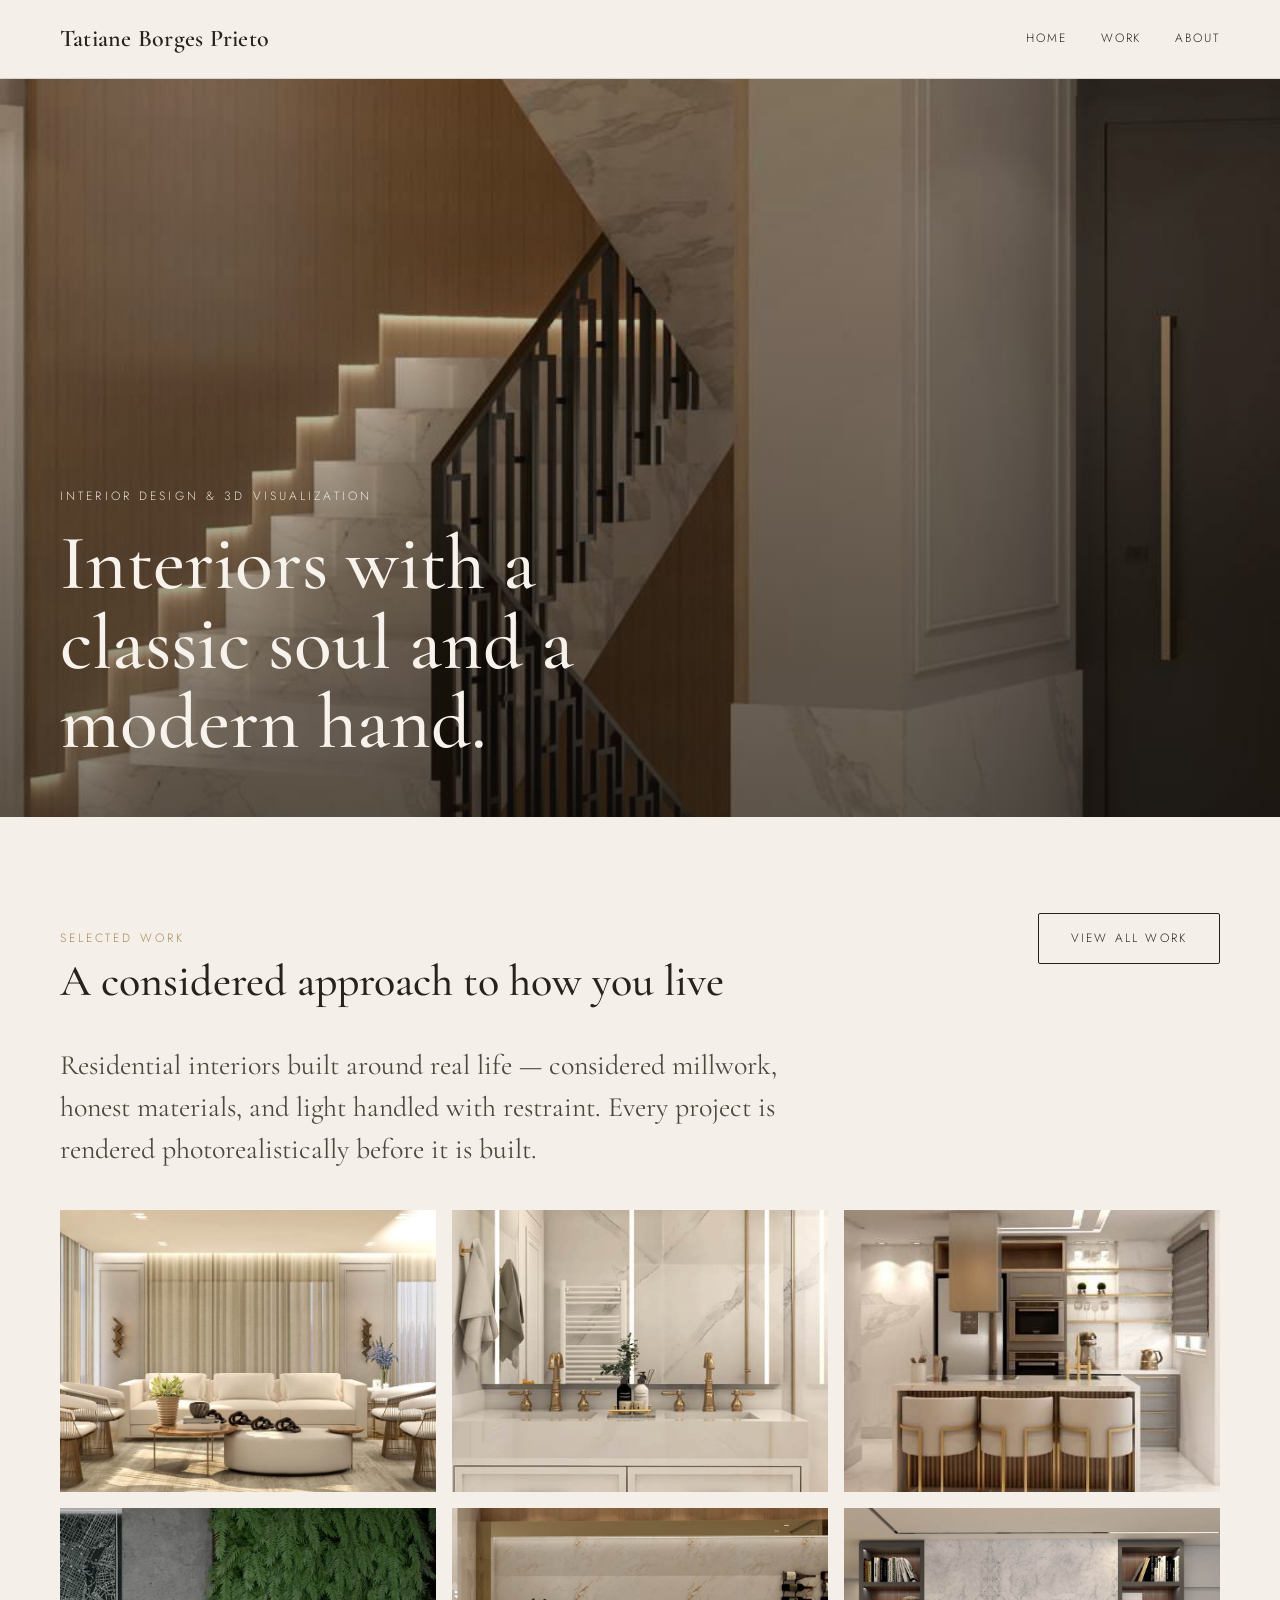
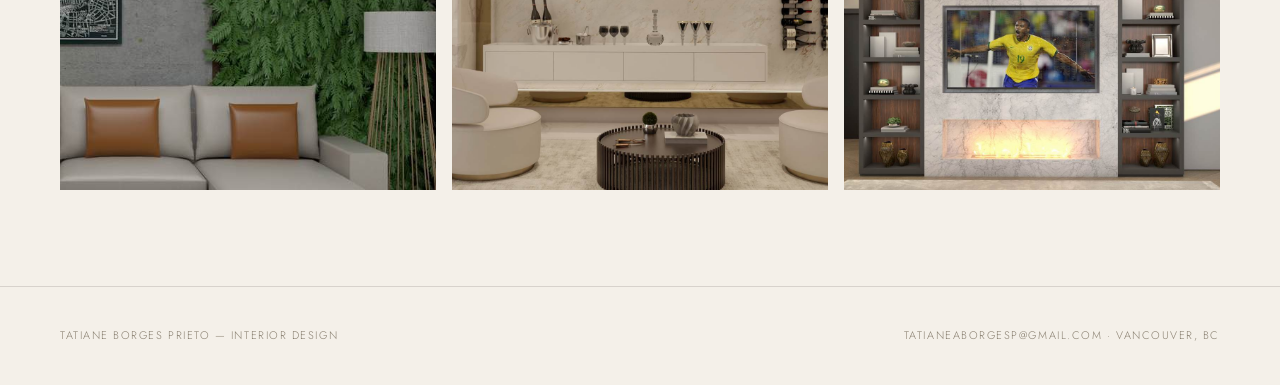
<file: index.html>
<!DOCTYPE html>
<html lang="en">
<head>
<meta charset="utf-8">
<meta name="viewport" content="width=device-width, initial-scale=1">
<title>Tatiane Borges Prieto — Interior Design</title>
<meta name="description" content="Tatiane Borges Prieto — interior designer & 3D visualizer. Residential interiors that balance classic architecture with a contemporary sensibility. Based in Vancouver, BC.">
<link rel="preconnect" href="https://fonts.googleapis.com">
<link rel="preconnect" href="https://fonts.gstatic.com" crossorigin>
<link href="https://fonts.googleapis.com/css2?family=Cormorant+Garamond:wght@400;500;600&family=Jost:wght@300;400;500&display=swap" rel="stylesheet">
<link rel="stylesheet" href="styles.css">
</head>
<body>
<header class="site-head">
  <div class="wrap">
    <a class="brand" href="index.html">Tatiane Borges Prieto</a>
    <button class="menu-btn" aria-label="Menu" onclick="document.getElementById('nav').classList.toggle('open')">☰</button>
    <nav class="nav" id="nav">
      <a class="active" href="index.html">Home</a>
      <a href="work.html">Work</a>
      <a href="about.html">About</a>
    </nav>
  </div>
</header>

<section class="hero" style="padding:0">
  <img src="images/hero-entry.jpg" alt="Marble staircase entry with walnut and brass detailing">
  <div class="scrim"></div>
  <div class="inner">
    <div class="eyebrow">Interior Design &amp; 3D Visualization</div>
    <h1>Interiors with a classic soul and a modern hand.</h1>
  </div>
</section>

<section>
  <div class="wrap">
    <div class="sec-head">
      <div>
        <div class="label">Selected Work</div>
        <h2>A considered approach to how you live</h2>
      </div>
      <a class="btn ghost" href="work.html">View all work</a>
    </div>
    <p class="lead" style="margin-bottom:40px">Residential interiors built around real life — considered millwork, honest materials, and light handled with restraint. Every project is rendered photorealistically before it is built.</p>
    <div class="grid g3">
      <a class="tile ratio" href="work.html#living"><img src="images/living-01.jpg" alt="Living room"></a>
      <a class="tile ratio" href="work.html#bathrooms"><img src="images/bath-01.jpg" alt="Marble bathroom"></a>
      <a class="tile ratio" href="work.html#kitchens"><img src="images/kitchen-01.jpg" alt="Kitchen"></a>
      <a class="tile ratio" href="work.html#living"><img src="images/living-03.jpg" alt="Living room with feature wall"></a>
      <a class="tile ratio" href="work.html#kitchens"><img src="images/kitchen-02.jpg" alt="Bar and lounge"></a>
      <a class="tile ratio" href="work.html#living"><img src="images/living-06.jpg" alt="Media wall with fireplace"></a>
    </div>
  </div>
</section>

<footer class="site-foot">
  <div class="wrap">
    <span>Tatiane Borges Prieto — Interior Design</span>
    <span>tatianeaborgesp@gmail.com · Vancouver, BC</span>
  </div>
</footer>
</body>
</html>
</file>
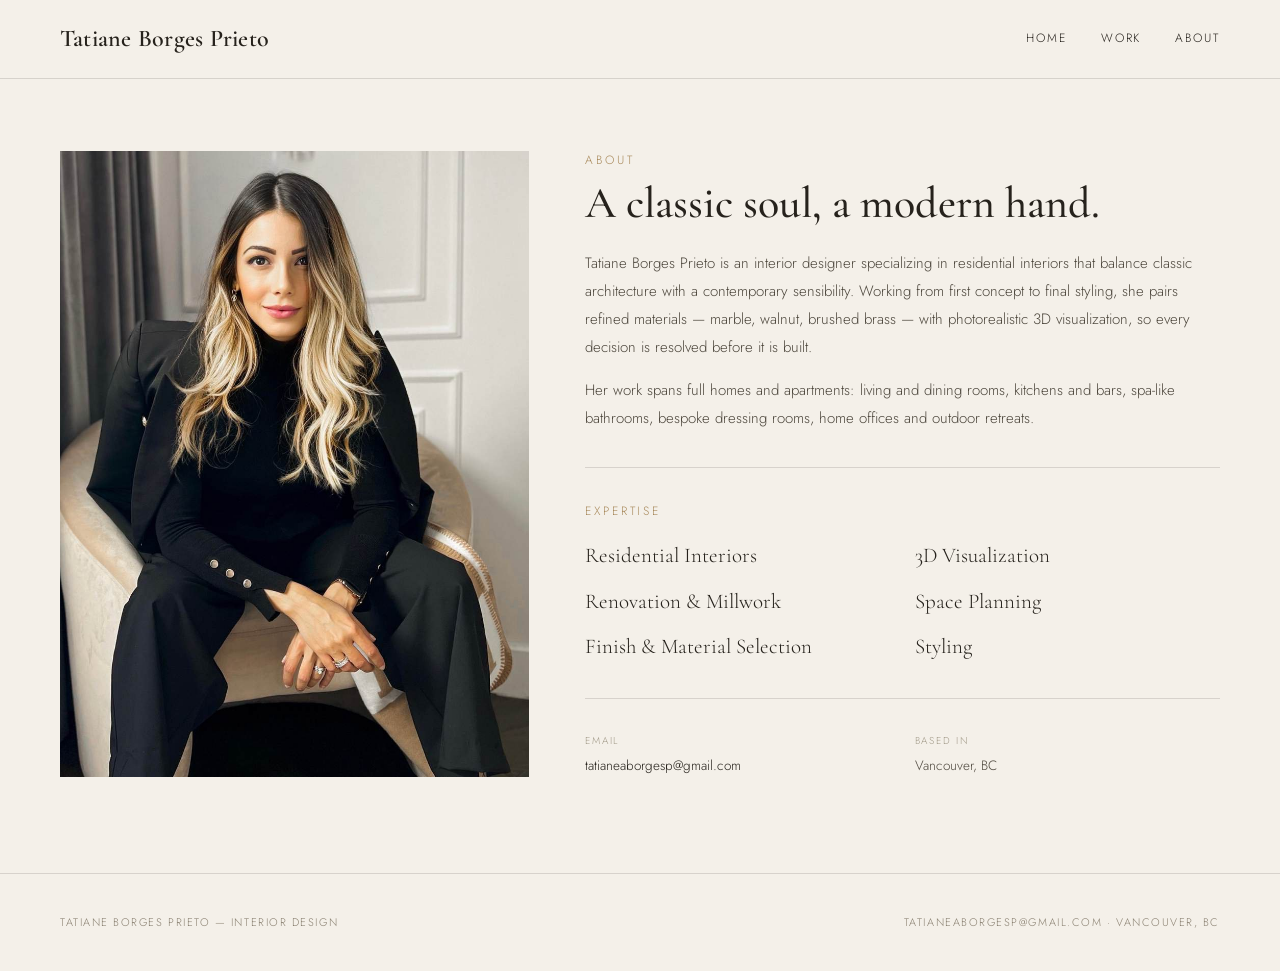
<file: about.html>
<!DOCTYPE html>
<html lang="en">
<head>
<meta charset="utf-8">
<meta name="viewport" content="width=device-width, initial-scale=1">
<title>About — Tatiane Borges Prieto</title>
<meta name="description" content="About Tatiane Borges Prieto — interior designer & 3D visualizer based in Vancouver, BC.">
<link rel="preconnect" href="https://fonts.googleapis.com">
<link rel="preconnect" href="https://fonts.gstatic.com" crossorigin>
<link href="https://fonts.googleapis.com/css2?family=Cormorant+Garamond:wght@400;500;600&family=Jost:wght@300;400;500&display=swap" rel="stylesheet">
<link rel="stylesheet" href="styles.css">
</head>
<body>
<header class="site-head">
  <div class="wrap">
    <a class="brand" href="index.html">Tatiane Borges Prieto</a>
    <button class="menu-btn" aria-label="Menu" onclick="document.getElementById('nav').classList.toggle('open')">☰</button>
    <nav class="nav" id="nav">
      <a href="index.html">Home</a>
      <a href="work.html">Work</a>
      <a class="active" href="about.html">About</a>
    </nav>
  </div>
</header>

<section style="padding-top:72px">
  <div class="wrap">
    <div class="about-grid">
      <div class="portrait"><img src="images/headshot.jpg" alt="Tatiane Borges Prieto"></div>
      <div class="about-body">
        <div class="label">About</div>
        <h2 style="margin-bottom:24px">A classic soul, a modern hand.</h2>
        <p>Tatiane Borges Prieto is an interior designer specializing in residential interiors that balance classic architecture with a contemporary sensibility. Working from first concept to final styling, she pairs refined materials — marble, walnut, brushed brass — with photorealistic 3D visualization, so every decision is resolved before it is built.</p>
        <p>Her work spans full homes and apartments: living and dining rooms, kitchens and bars, spa-like bathrooms, bespoke dressing rooms, home offices and outdoor retreats.</p>

        <div class="rule"></div>
        <div class="label" style="margin-bottom:18px">Expertise</div>
        <div class="exp">
          <div>Residential Interiors</div><div>3D Visualization</div>
          <div>Renovation &amp; Millwork</div><div>Space Planning</div>
          <div>Finish &amp; Material Selection</div><div>Styling</div>
        </div>

        <div class="rule"></div>
        <div class="meta-grid">
          <div><div class="k">Email</div><a href="mailto:tatianeaborgesp@gmail.com">tatianeaborgesp@gmail.com</a></div>
          <div><div class="k">Based in</div>Vancouver, BC</div>
        </div>
      </div>
    </div>
  </div>
</section>

<footer class="site-foot">
  <div class="wrap">
    <span>Tatiane Borges Prieto — Interior Design</span>
    <span>tatianeaborgesp@gmail.com · Vancouver, BC</span>
  </div>
</footer>
</body>
</html>
</file>
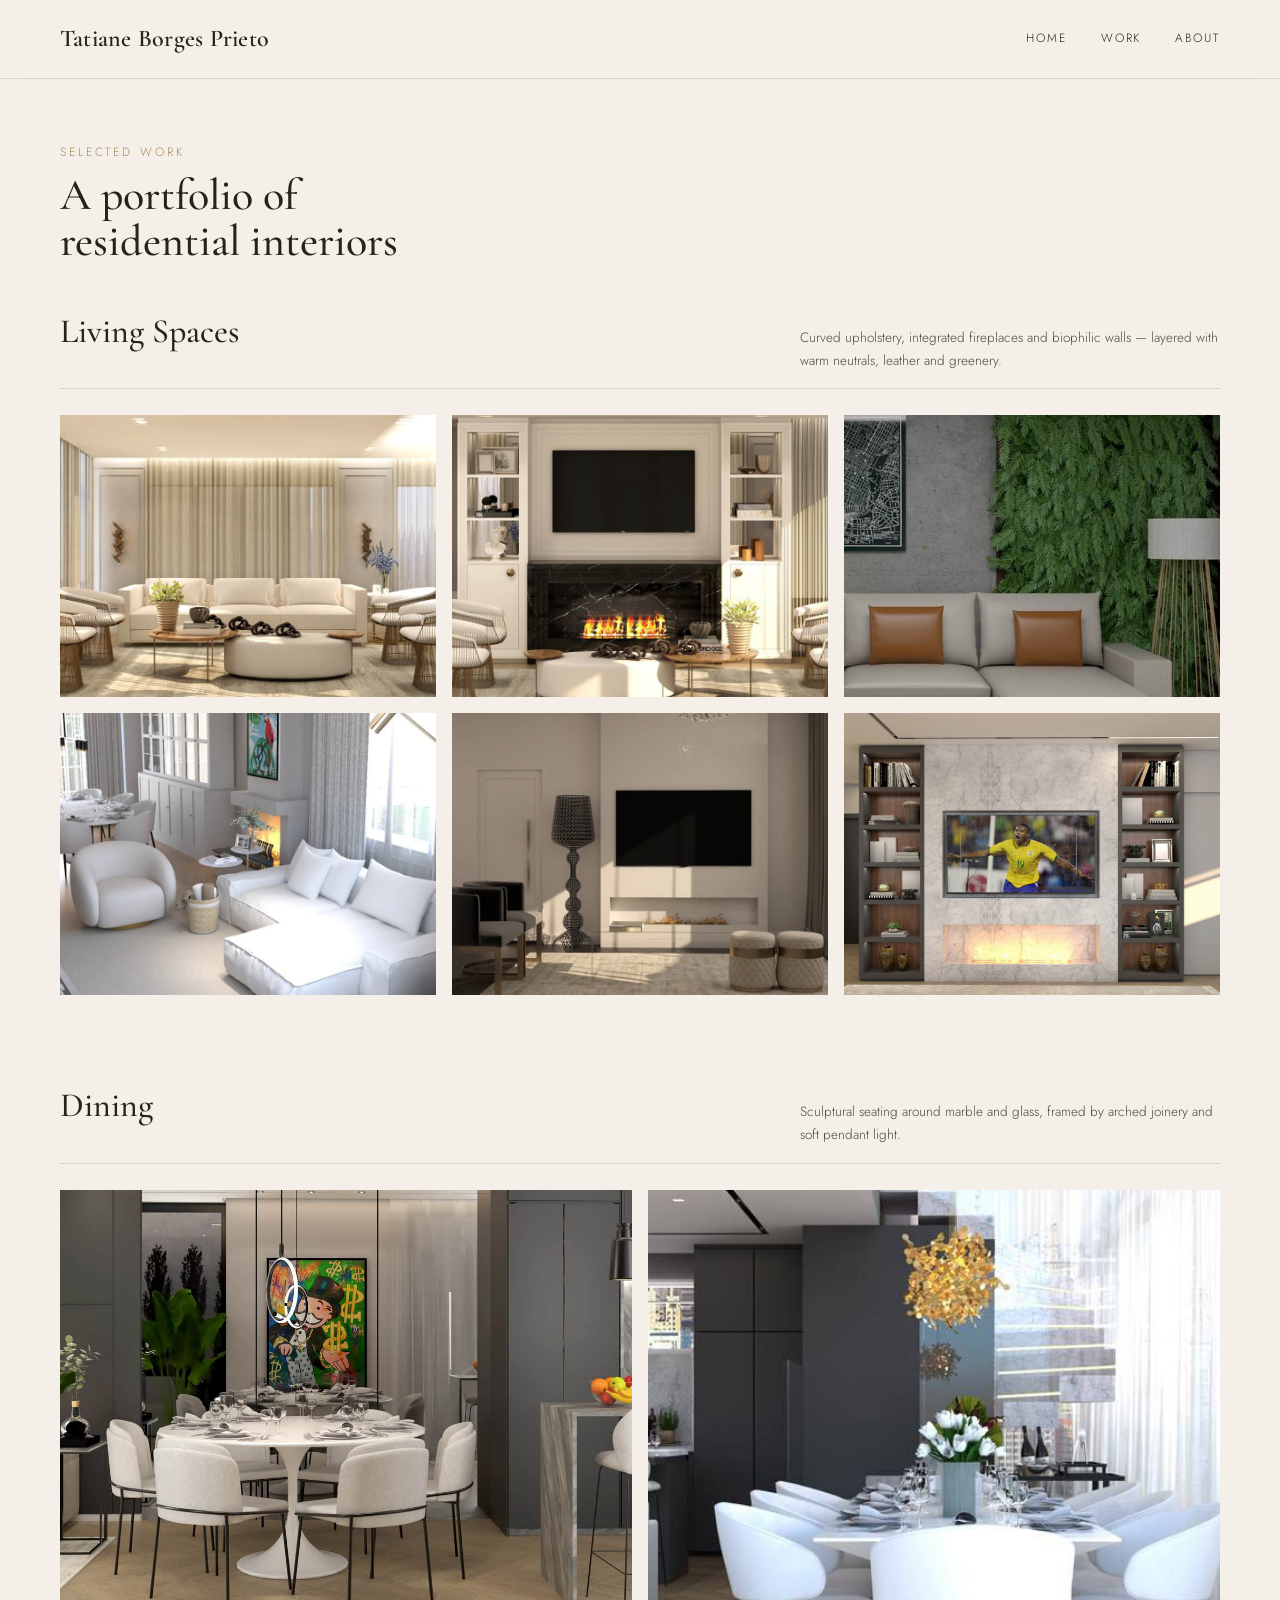
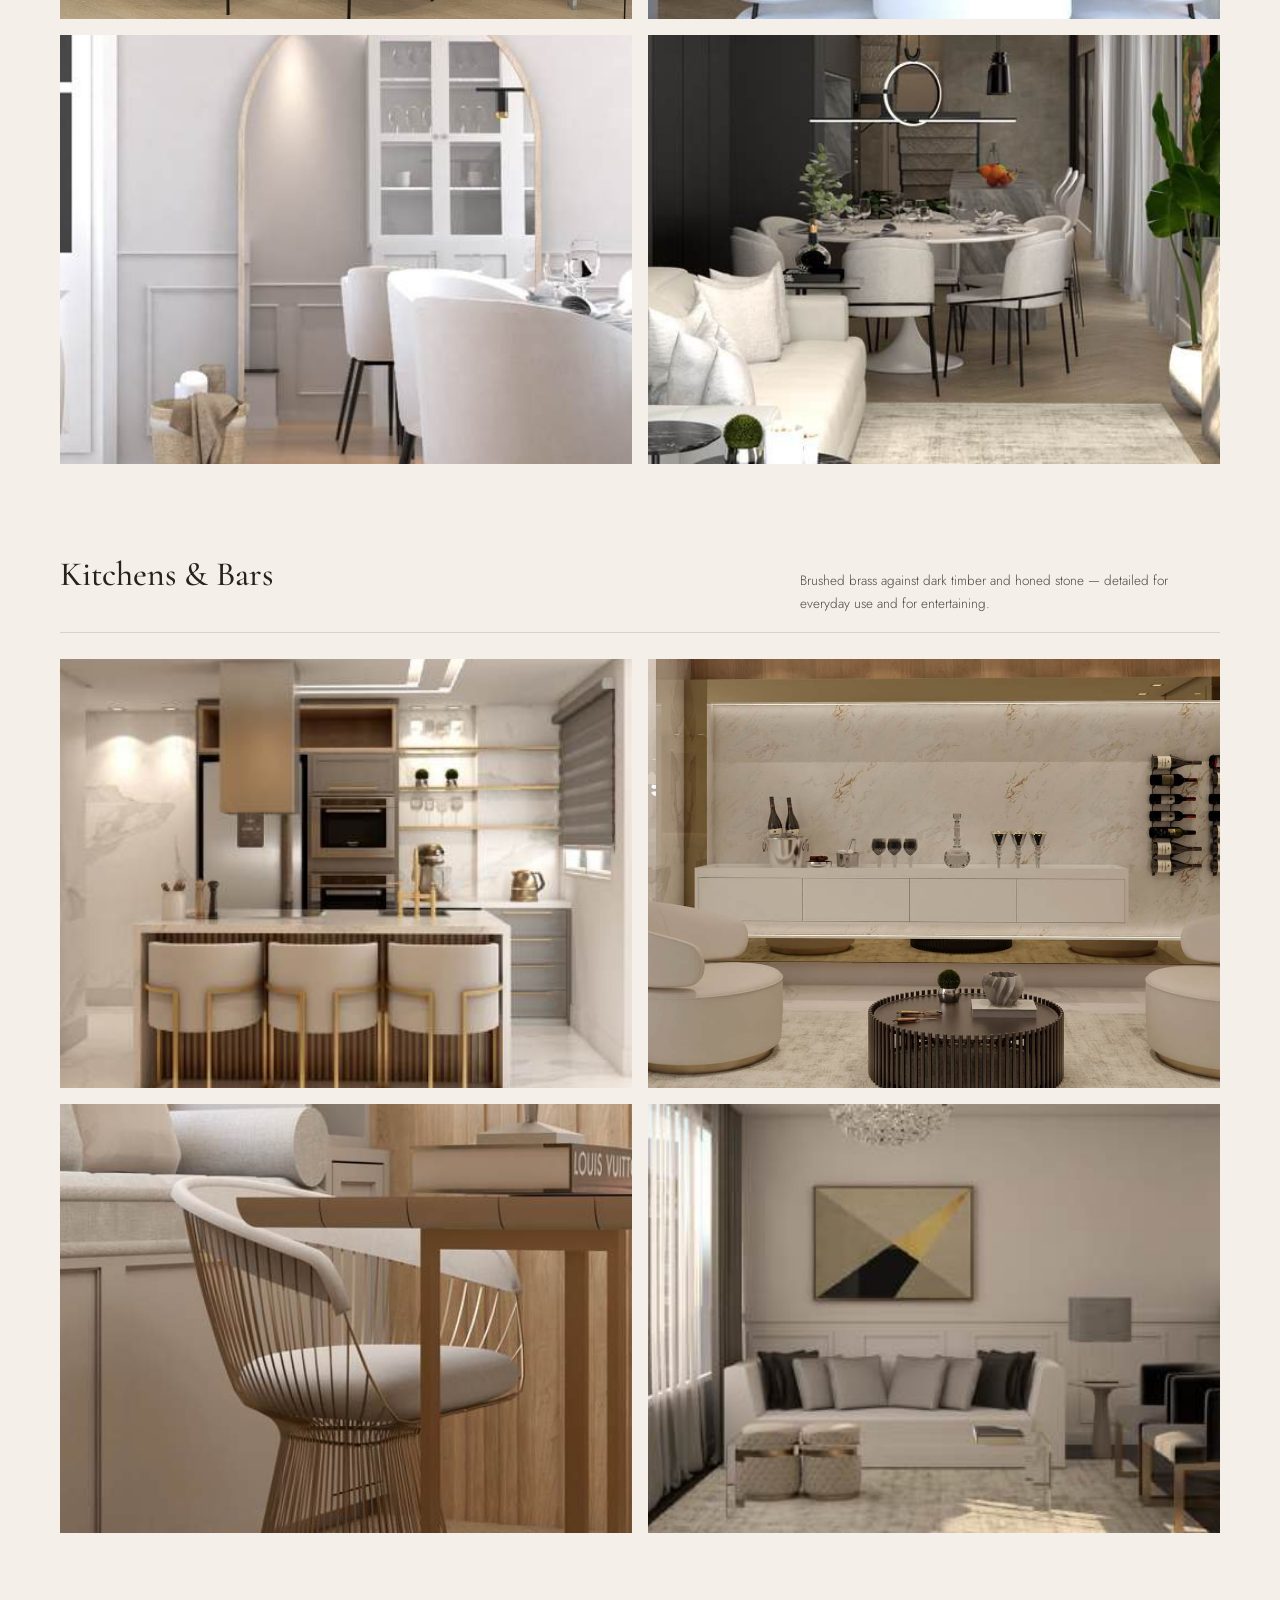
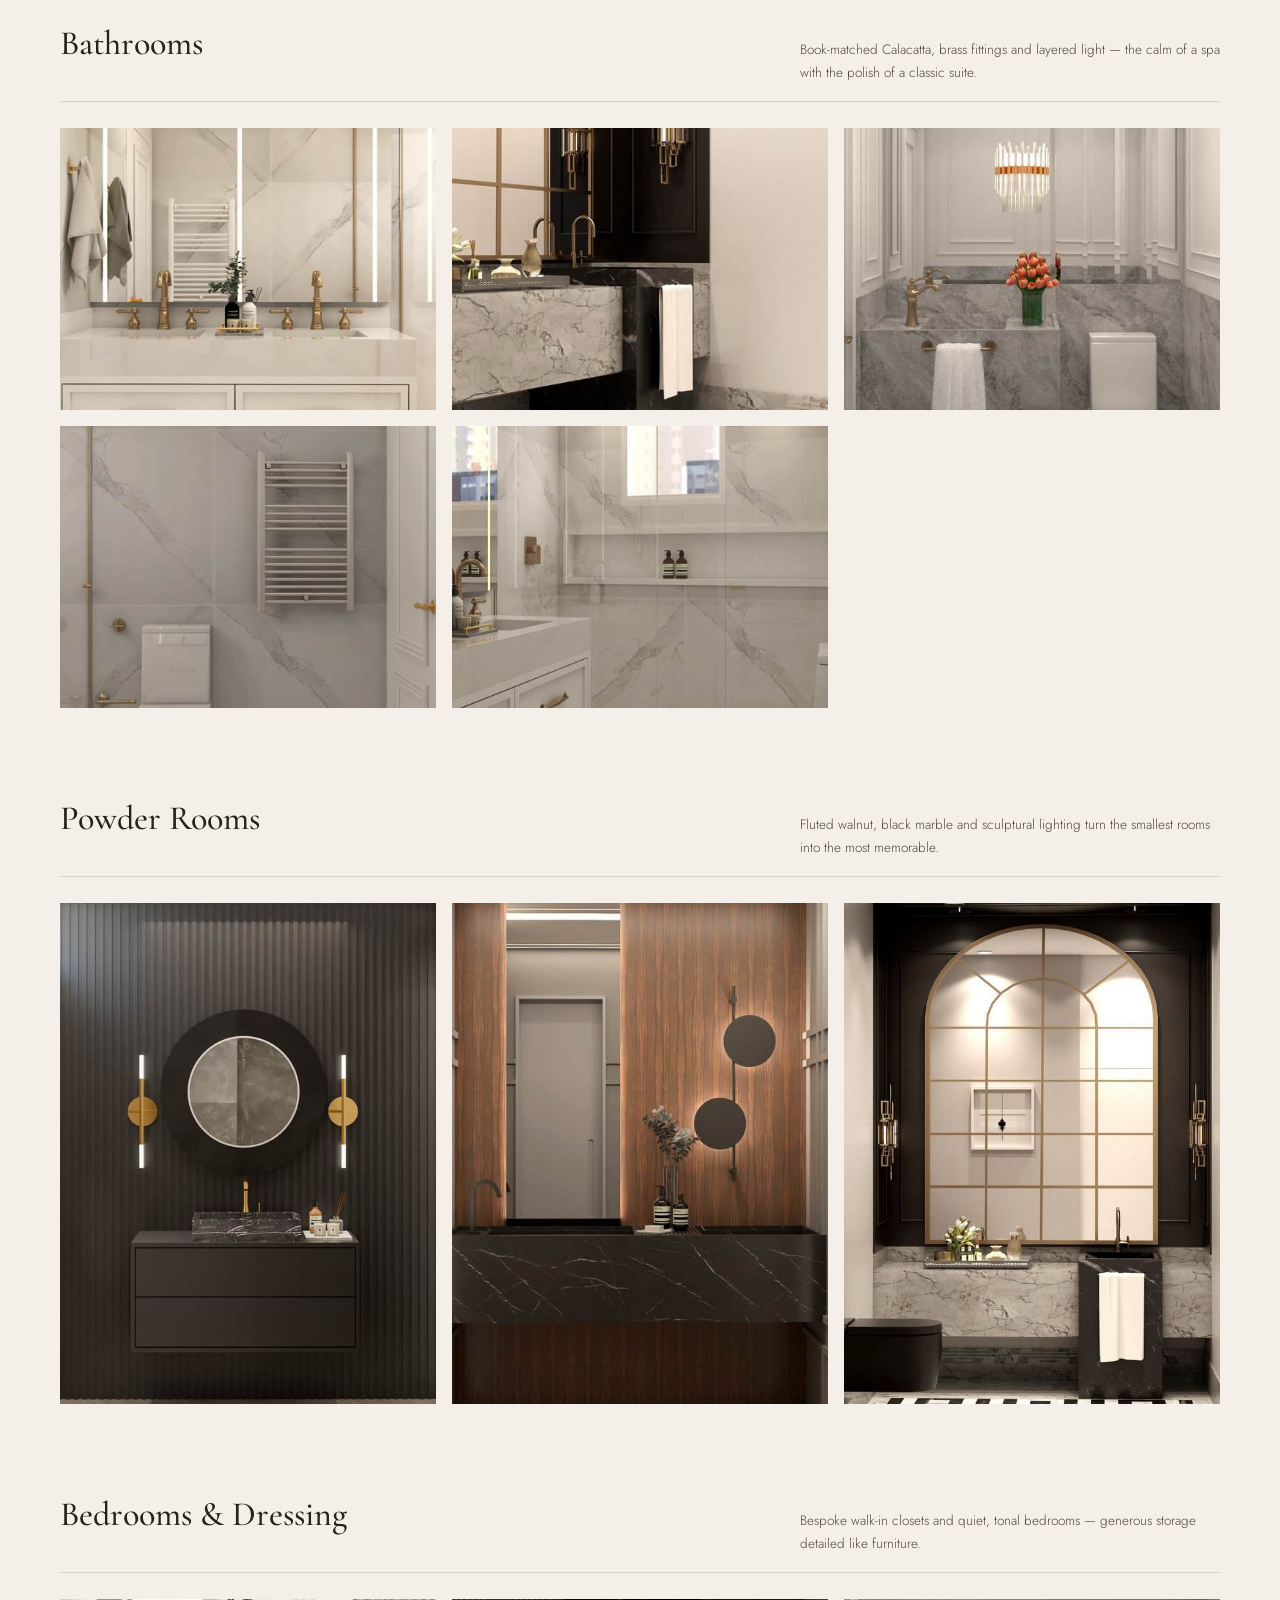
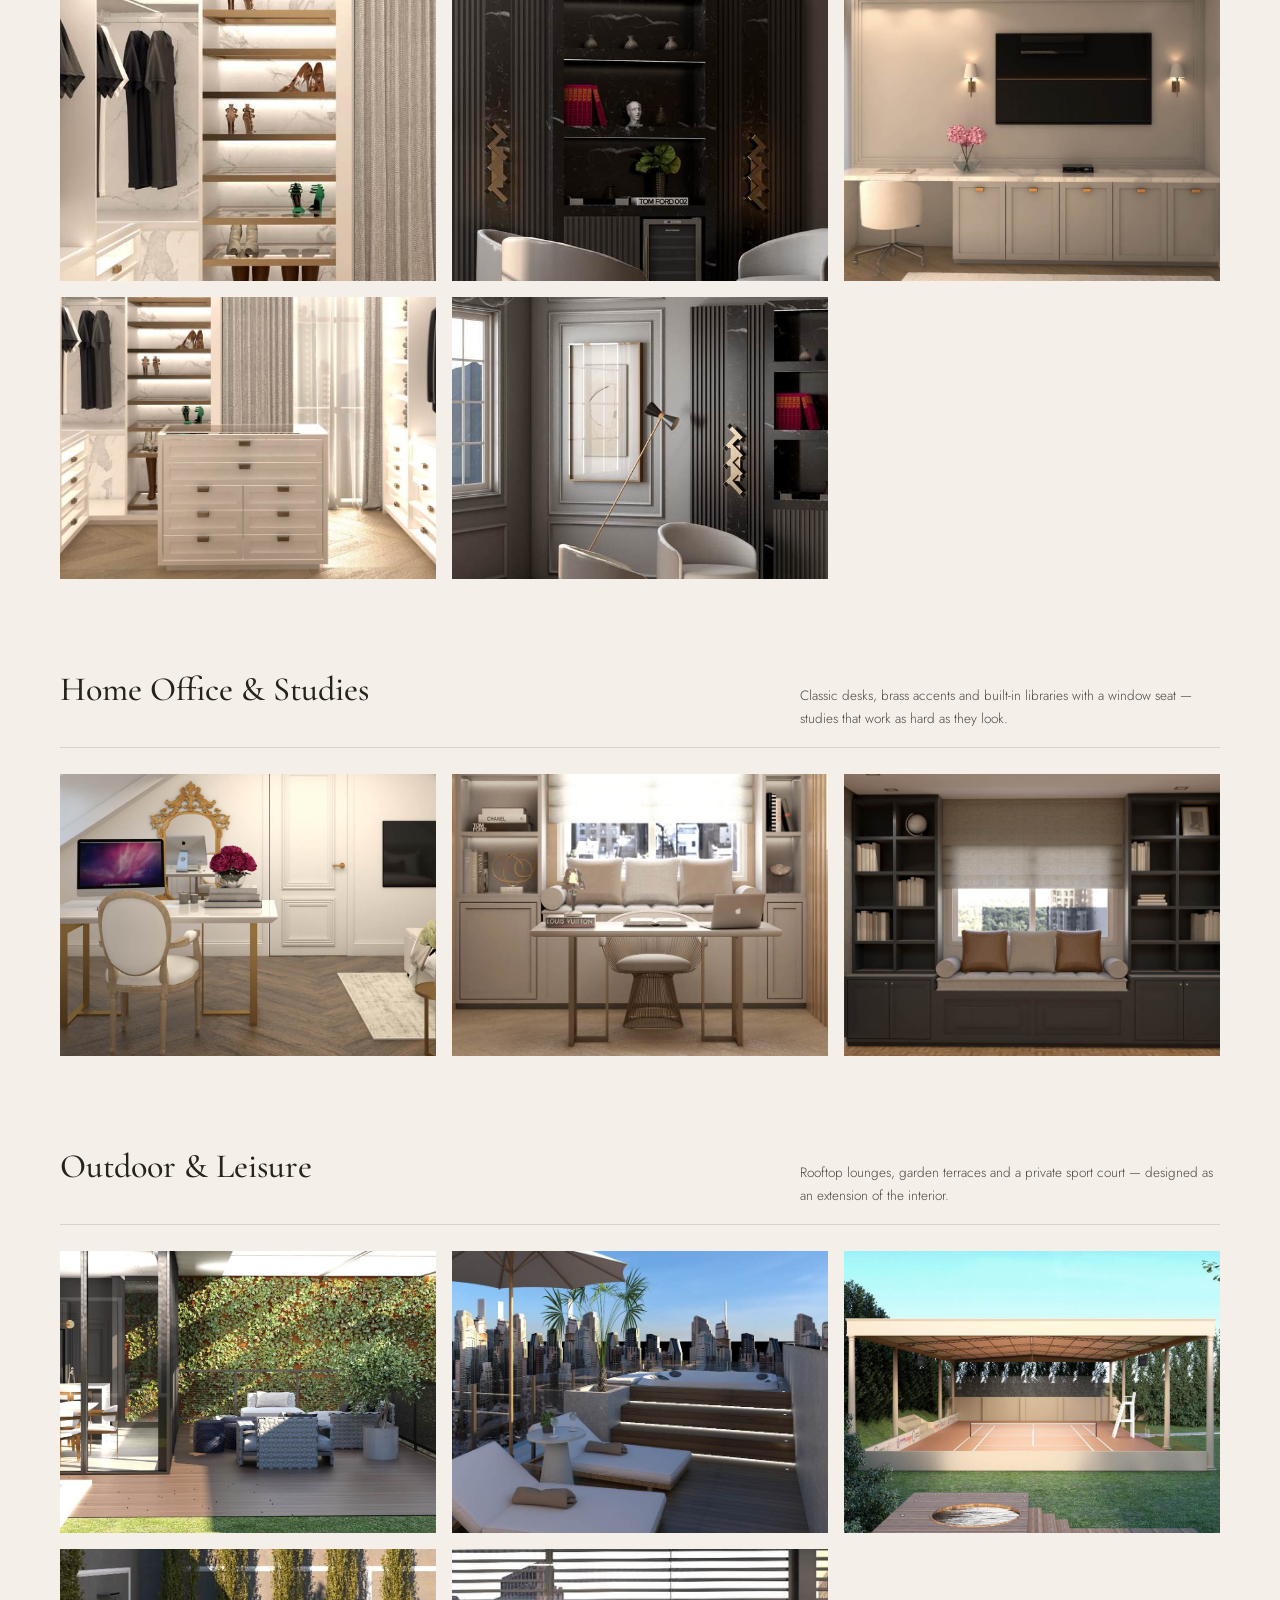
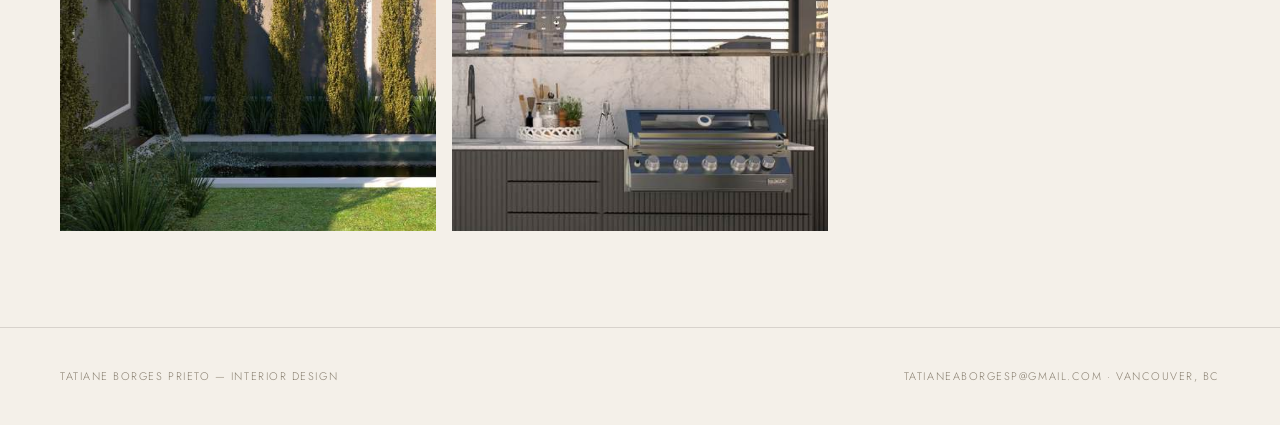
<file: work.html>
<!DOCTYPE html>
<html lang="en">
<head>
<meta charset="utf-8">
<meta name="viewport" content="width=device-width, initial-scale=1">
<title>Work — Tatiane Borges Prieto</title>
<meta name="description" content="Selected interior design projects by Tatiane Borges Prieto: living spaces, dining, kitchens, bathrooms, bedrooms, home offices and outdoor.">
<link rel="preconnect" href="https://fonts.googleapis.com">
<link rel="preconnect" href="https://fonts.gstatic.com" crossorigin>
<link href="https://fonts.googleapis.com/css2?family=Cormorant+Garamond:wght@400;500;600&family=Jost:wght@300;400;500&display=swap" rel="stylesheet">
<link rel="stylesheet" href="styles.css">
</head>
<body>
<header class="site-head">
  <div class="wrap">
    <a class="brand" href="index.html">Tatiane Borges Prieto</a>
    <button class="menu-btn" aria-label="Menu" onclick="document.getElementById('nav').classList.toggle('open')">☰</button>
    <nav class="nav" id="nav">
      <a href="index.html">Home</a>
      <a class="active" href="work.html">Work</a>
      <a href="about.html">About</a>
    </nav>
  </div>
</header>

<section style="padding-top:64px;padding-bottom:20px">
  <div class="wrap">
    <div class="label">Selected Work</div>
    <h2 style="max-width:18ch">A portfolio of residential interiors</h2>
  </div>
</section>

<section style="padding-top:20px">
  <div class="wrap">

    <div class="group" id="living">
      <div class="group-head"><h3>Living Spaces</h3><p>Curved upholstery, integrated fireplaces and biophilic walls — layered with warm neutrals, leather and greenery.</p></div>
      <div class="grid g3">
        <div class="tile ratio"><img src="images/living-01.jpg" alt="Living room"></div>
        <div class="tile ratio"><img src="images/living-02.jpg" alt="Living room with fireplace"></div>
        <div class="tile ratio"><img src="images/living-03.jpg" alt="Living room with fern wall"></div>
        <div class="tile ratio"><img src="images/living-04.jpg" alt="White living room"></div>
        <div class="tile ratio"><img src="images/living-05.jpg" alt="Living room with media wall"></div>
        <div class="tile ratio"><img src="images/living-06.jpg" alt="Marble media wall with fireplace"></div>
      </div>
    </div>

    <div class="group" id="dining">
      <div class="group-head"><h3>Dining</h3><p>Sculptural seating around marble and glass, framed by arched joinery and soft pendant light.</p></div>
      <div class="grid g2">
        <div class="tile ratio"><img src="images/dining-01.jpg" alt="Dining room with round table"></div>
        <div class="tile ratio"><img src="images/dining-02.jpg" alt="Dining room"></div>
        <div class="tile ratio"><img src="images/dining-03.jpg" alt="Dining nook with arched cabinet"></div>
        <div class="tile ratio"><img src="images/dining-04.jpg" alt="Open plan living and dining"></div>
      </div>
    </div>

    <div class="group" id="kitchens">
      <div class="group-head"><h3>Kitchens &amp; Bars</h3><p>Brushed brass against dark timber and honed stone — detailed for everyday use and for entertaining.</p></div>
      <div class="grid g2">
        <div class="tile ratio"><img src="images/kitchen-01.jpg" alt="Kitchen with brass accents"></div>
        <div class="tile ratio"><img src="images/kitchen-02.jpg" alt="Marble bar and lounge"></div>
        <div class="tile ratio"><img src="images/kitchen-03.jpg" alt="Breakfast bar with stools"></div>
        <div class="tile ratio"><img src="images/kitchen-04.jpg" alt="Breakfast nook"></div>
      </div>
    </div>

    <div class="group" id="bathrooms">
      <div class="group-head"><h3>Bathrooms</h3><p>Book-matched Calacatta, brass fittings and layered light — the calm of a spa with the polish of a classic suite.</p></div>
      <div class="grid g3">
        <div class="tile ratio"><img src="images/bath-01.jpg" alt="Marble bathroom with double vanity"></div>
        <div class="tile ratio"><img src="images/bath-02.jpg" alt="Marble bathroom with brass"></div>
        <div class="tile ratio"><img src="images/bath-03.jpg" alt="Classic grey marble bathroom"></div>
        <div class="tile ratio"><img src="images/bath-04.jpg" alt="Calacatta bathroom"></div>
        <div class="tile ratio"><img src="images/bath-05.jpg" alt="Marble bathroom"></div>
      </div>
    </div>

    <div class="group" id="powder">
      <div class="group-head"><h3>Powder Rooms</h3><p>Fluted walnut, black marble and sculptural lighting turn the smallest rooms into the most memorable.</p></div>
      <div class="grid g3">
        <div class="tile tall"><img src="images/powder-01.jpg" alt="Fluted timber powder room"></div>
        <div class="tile tall"><img src="images/powder-02.jpg" alt="Dark wood and black marble powder room"></div>
        <div class="tile tall"><img src="images/powder-03.jpg" alt="Arched niche marble powder room"></div>
      </div>
    </div>

    <div class="group" id="bedrooms">
      <div class="group-head"><h3>Bedrooms &amp; Dressing</h3><p>Bespoke walk-in closets and quiet, tonal bedrooms — generous storage detailed like furniture.</p></div>
      <div class="grid g3">
        <div class="tile ratio"><img src="images/bedroom-01.jpg" alt="Dressing area"></div>
        <div class="tile ratio"><img src="images/bedroom-02.jpg" alt="Dark wood dressing room"></div>
        <div class="tile ratio"><img src="images/bedroom-03.jpg" alt="Bedroom vanity"></div>
        <div class="tile ratio"><img src="images/bedroom-04.jpg" alt="Walk-in closet"></div>
        <div class="tile ratio"><img src="images/bedroom-05.jpg" alt="Classic dressing room"></div>
      </div>
    </div>

    <div class="group" id="office">
      <div class="group-head"><h3>Home Office &amp; Studies</h3><p>Classic desks, brass accents and built-in libraries with a window seat — studies that work as hard as they look.</p></div>
      <div class="grid g3">
        <div class="tile ratio"><img src="images/office-01.jpg" alt="Classic home office"></div>
        <div class="tile ratio"><img src="images/office-02.jpg" alt="Study"></div>
        <div class="tile ratio"><img src="images/office-03.jpg" alt="Library with window seat"></div>
      </div>
    </div>

    <div class="group" id="outdoor">
      <div class="group-head"><h3>Outdoor &amp; Leisure</h3><p>Rooftop lounges, garden terraces and a private sport court — designed as an extension of the interior.</p></div>
      <div class="grid g3">
        <div class="tile ratio"><img src="images/outdoor-01.jpg" alt="Outdoor living opening to garden"></div>
        <div class="tile ratio"><img src="images/outdoor-02.jpg" alt="Rooftop lounge with city view"></div>
        <div class="tile ratio"><img src="images/outdoor-03.jpg" alt="Private sport court"></div>
        <div class="tile ratio"><img src="images/outdoor-04.jpg" alt="Garden and pool"></div>
        <div class="tile ratio"><img src="images/outdoor-05.jpg" alt="Outdoor kitchen"></div>
      </div>
    </div>

  </div>
</section>

<footer class="site-foot">
  <div class="wrap">
    <span>Tatiane Borges Prieto — Interior Design</span>
    <span>tatianeaborgesp@gmail.com · Vancouver, BC</span>
  </div>
</footer>
</body>
</html>
</file>
<file: styles.css>
/* Tatiane Borges — Interior Design */
:root{
  --bone:#f4f0e9; --bone-2:#ece7dd; --ink:#26221c; --ink-soft:#4d473d;
  --muted:#8a8071; --faint:#a29a89; --brass:#a98a5c; --line:rgba(38,34,28,.14);
  --serif:'Cormorant Garamond',Georgia,serif; --sans:'Jost',system-ui,-apple-system,sans-serif;
}
*{box-sizing:border-box}
html{scroll-behavior:smooth}
body{margin:0;background:var(--bone);color:var(--ink);font-family:var(--sans);font-weight:300;line-height:1.6;-webkit-font-smoothing:antialiased}
img{display:block;max-width:100%}
a{color:var(--ink);text-decoration:none;transition:opacity .2s}
a:hover{opacity:.65}
.wrap{max-width:1240px;margin:0 auto;padding:0 40px}

/* header */
.site-head{position:sticky;top:0;z-index:50;background:rgba(244,240,233,.9);backdrop-filter:blur(10px);border-bottom:1px solid var(--line)}
.site-head .wrap{display:flex;align-items:center;justify-content:space-between;height:78px}
.brand{font-family:var(--serif);font-size:24px;font-weight:600;letter-spacing:.01em}
.nav{display:flex;gap:34px;font-size:12px;letter-spacing:.16em;text-transform:uppercase;color:var(--muted)}
.nav a.active{color:var(--ink)}
.menu-btn{display:none;background:none;border:0;font-size:22px;color:var(--ink);cursor:pointer}

/* hero */
.hero{position:relative;height:82vh;min-height:520px;display:flex;align-items:flex-end;color:#f7f3ec;overflow:hidden}
.hero img{position:absolute;inset:0;width:100%;height:100%;object-fit:cover}
.hero .scrim{position:absolute;inset:0;background:linear-gradient(180deg,rgba(20,17,13,.12),rgba(20,17,13,.55))}
.hero .inner{position:relative;padding:0 40px 54px;max-width:1240px;margin:0 auto;width:100%}
.eyebrow{font-size:12px;letter-spacing:.26em;text-transform:uppercase;opacity:.9;margin-bottom:18px}
.hero h1{font-family:var(--serif);font-weight:500;font-size:clamp(40px,7vw,78px);line-height:1.02;margin:0;max-width:16ch}

/* sections */
section{padding:96px 0}
.sec-head{display:flex;align-items:baseline;justify-content:space-between;gap:24px;margin-bottom:40px;flex-wrap:wrap}
.label{font-size:12px;letter-spacing:.24em;text-transform:uppercase;color:var(--brass)}
h2{font-family:var(--serif);font-weight:500;font-size:clamp(28px,4vw,44px);line-height:1.05;margin:10px 0 0}
.lead{font-family:var(--serif);font-size:clamp(20px,2.4vw,28px);font-weight:400;line-height:1.5;color:var(--ink-soft);max-width:760px}

/* galleries */
.grid{display:grid;gap:16px}
.grid.g3{grid-template-columns:repeat(3,1fr)}
.grid.g2{grid-template-columns:repeat(2,1fr)}
.tile{position:relative;overflow:hidden;background:var(--bone-2)}
.tile img{width:100%;height:100%;object-fit:cover;transition:transform .6s ease}
.tile.ratio{aspect-ratio:4/3}
.tile.tall{aspect-ratio:3/4}
.tile:hover img{transform:scale(1.04)}

/* work page group */
.group{margin-bottom:84px}
.group:last-child{margin-bottom:0}
.group-head{display:flex;align-items:baseline;justify-content:space-between;gap:20px;border-bottom:1px solid var(--line);padding-bottom:16px;margin-bottom:26px;flex-wrap:wrap}
.group-head h3{font-family:var(--serif);font-weight:500;font-size:clamp(24px,3vw,34px);margin:0}
.group-head p{margin:0;max-width:420px;font-size:13.5px;line-height:1.7;color:var(--ink-soft)}

/* buttons */
.btn{display:inline-block;font-size:12px;letter-spacing:.18em;text-transform:uppercase;padding:15px 32px;border-radius:2px;background:var(--ink);color:var(--bone)}
.btn.ghost{background:transparent;color:var(--ink);border:1px solid var(--ink)}
.btn:hover{opacity:.82}

/* about */
.about-grid{display:grid;grid-template-columns:0.85fr 1.15fr;gap:56px;align-items:start}
.about-grid .portrait{aspect-ratio:3/4;overflow:hidden;background:var(--bone-2)}
.about-grid .portrait img{width:100%;height:100%;object-fit:cover}
.about-body p{font-size:15px;line-height:1.85;color:var(--ink-soft);margin:0 0 16px}
.exp{display:grid;grid-template-columns:1fr 1fr;gap:12px 24px;font-family:var(--serif);font-size:21px;margin-top:8px}
.rule{height:1px;background:var(--line);margin:34px 0}
.meta-grid{display:grid;grid-template-columns:1fr 1fr;gap:18px 24px;font-size:13.5px;color:var(--ink-soft)}
.meta-grid .k{text-transform:uppercase;letter-spacing:.18em;font-size:10px;color:var(--faint);margin-bottom:6px}

/* contact */
.contact-hero{text-align:center;padding:120px 0 40px}
.contact-hero h1{font-family:var(--serif);font-weight:500;font-size:clamp(38px,6vw,68px);line-height:1.05;margin:14px 0 26px}
.contact-mail{font-family:var(--serif);font-size:clamp(22px,3vw,32px);border-bottom:1px solid var(--ink);padding-bottom:4px}

/* footer */
.site-foot{border-top:1px solid var(--line);padding:40px 0}
.site-foot .wrap{display:flex;justify-content:space-between;flex-wrap:wrap;gap:14px;font-size:11px;letter-spacing:.14em;text-transform:uppercase;color:var(--muted)}

@media(max-width:860px){
  .about-grid{grid-template-columns:1fr;gap:32px}
  .grid.g3{grid-template-columns:repeat(2,1fr)}
}
@media(max-width:620px){
  .wrap,.hero .inner{padding-left:24px;padding-right:24px}
  section{padding:64px 0}
  .nav{display:none}
  .nav.open{display:flex;position:absolute;top:78px;left:0;right:0;flex-direction:column;gap:20px;background:var(--bone);padding:26px 24px;border-bottom:1px solid var(--line)}
  .menu-btn{display:block}
  .grid.g3,.grid.g2{grid-template-columns:1fr}
  .exp,.meta-grid{grid-template-columns:1fr}
}
</file>
